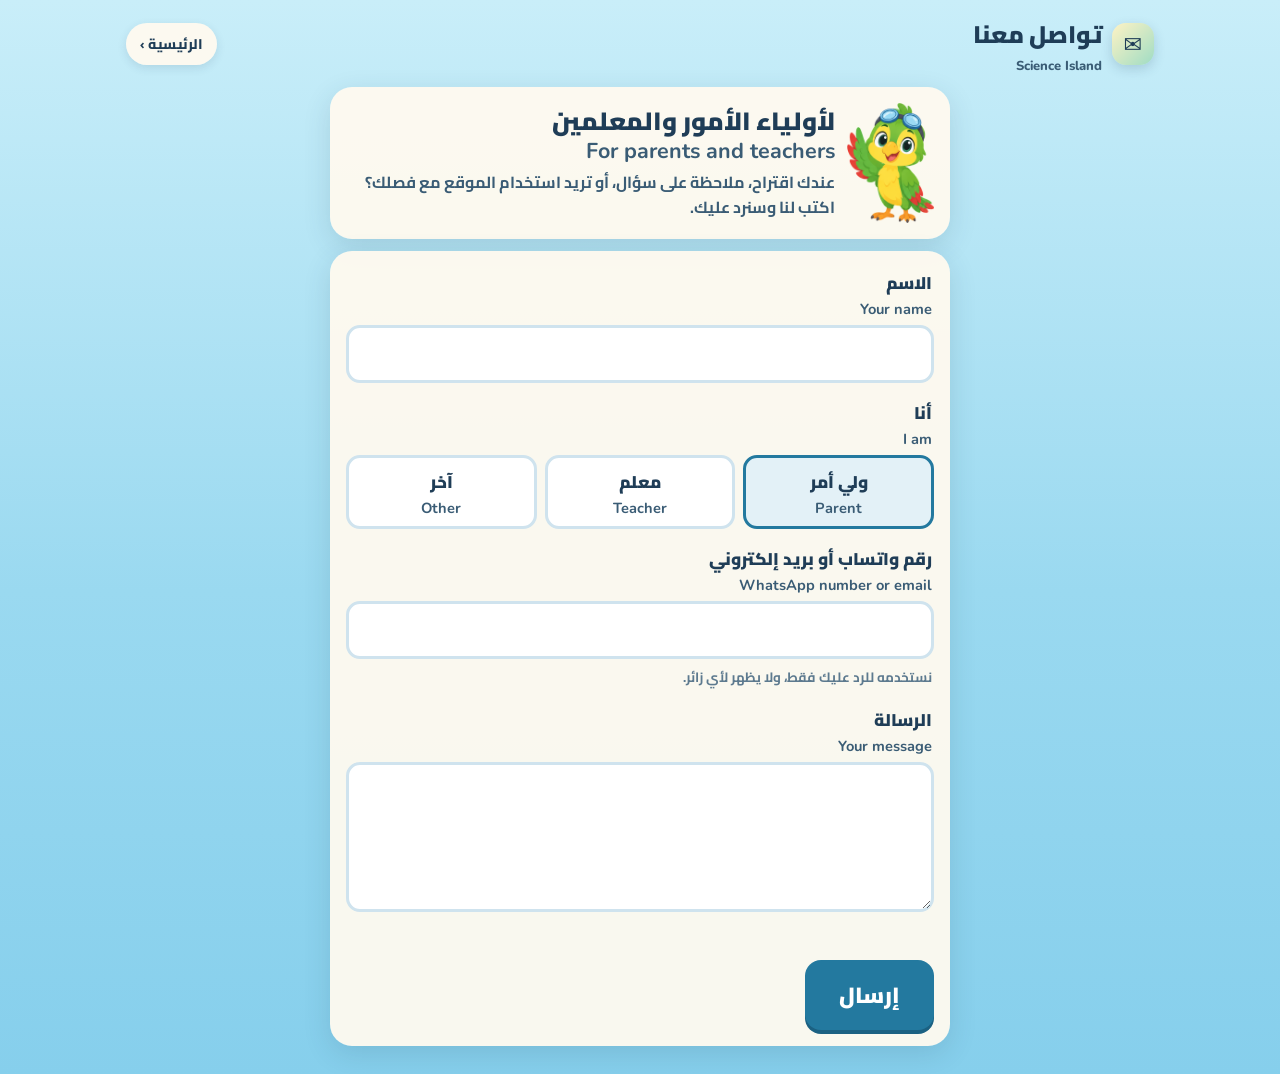
<file: contact.html>
<!doctype html>
<html lang="ar" dir="rtl">
<head>
<meta charset="utf-8">
<meta name="viewport" content="width=device-width, initial-scale=1, viewport-fit=cover">
<title>Science Island · تواصل معنا</title>
<meta name="description" content="لأولياء الأمور والمعلمين: أرسل رسالة إلى فريق Science Island.">
<link rel="preconnect" href="https://fonts.googleapis.com">
<link rel="preconnect" href="https://fonts.gstatic.com" crossorigin>
<link href="https://fonts.googleapis.com/css2?family=Cairo:wght@600;700;800;900&family=Nunito:wght@600;700;800;900&display=swap" rel="stylesheet">
<link rel="stylesheet" href="common.css?v=20261011a">
<style>
/* Contact page for parents and teachers. A message is saved in Firestore `messages`
   (visitors can only write); the owner reads it, signed in, on reviews.html. */
body{font-family:"Cairo","Nunito",system-ui,-apple-system,"Segoe UI",Roboto,sans-serif}
.wrap{max-width:620px;width:100%;margin:0 auto;display:flex;flex-direction:column;gap:12px}
.en{display:block;font-family:"Nunito","Cairo",system-ui,sans-serif;direction:ltr;unicode-bidi:isolate;text-align:right;font-weight:700;color:var(--ink);font-size:.86em}
.intro{display:flex;align-items:center;gap:12px}
.intro img{height:120px;flex:none}
.intro h2{margin:0 0 4px;font-size:25px;font-weight:900;line-height:1.3}
.intro p{margin:0;font-weight:700;font-size:16px;line-height:1.6;color:var(--ink)}
form{display:flex;flex-direction:column;gap:14px}
.f label,.f .lab{display:block;font-weight:900;font-size:17px;margin:0 2px 6px}
.f input,.f textarea{display:block;width:100%;font:inherit;font-size:17px;font-weight:700;color:var(--navy);background:#fff;border:3px solid var(--line);border-radius:14px;padding:10px 14px}
.f textarea{min-height:150px;resize:vertical;line-height:1.6}
.f input:focus,.f textarea:focus{outline:none;border-color:var(--primary)}
.f .hint{margin:5px 2px 0;font-size:13.5px;font-weight:700;color:#5d7a8f}
.roles{display:grid;grid-template-columns:repeat(3,minmax(0,1fr));gap:8px}
.role{font:inherit;font-weight:900;font-size:17px;border:3px solid var(--line);background:#fff;color:var(--navy);border-radius:14px;padding:8px 6px;min-height:58px;cursor:pointer}
.role[aria-pressed="true"]{border-color:var(--primary);background:#e3f1f7}
.role:focus-visible,.f input:focus-visible,.f textarea:focus-visible{outline:3px solid #f7b267;outline-offset:2px}
.trap{position:absolute;inset-inline-start:-9999px;width:1px;height:1px;overflow:hidden}
.err{color:#b42318;font-weight:800;font-size:15.5px;margin:0;min-height:1.3em}
.sendRow{display:flex;gap:10px;align-items:center;flex-wrap:wrap}
.done{display:flex;flex-direction:column;align-items:center;gap:8px;text-align:center;padding:10px 0}
.done img{height:150px}
.done h2{margin:0;font-size:27px;font-weight:900}
.done p{margin:0 0 8px;font-weight:700;font-size:17px;color:var(--ink);line-height:1.6}
@media (max-width:520px){
  .intro img{height:84px}
  .intro h2{font-size:21px}
  .f label,.f .lab{font-size:16px}
  .role{font-size:15.5px}
}
</style>
</head>
<body>
<div class="app">
  <header class="top">
    <a class="brand" href="index.html" title="الصفحة الرئيسية">
      <div class="logo" aria-hidden="true">✉️</div>
      <div><h1>تواصل معنا</h1><p class="en" style="font-size:13px;font-weight:800">Science Island</p></div>
    </a>
    <div class="hud"><a class="pill" href="index.html">الرئيسية ›</a></div>
  </header>

  <main class="wrap">
    <div class="card intro">
      <img src="assets/parrot_wave.png" alt="">
      <div>
        <h2>لأولياء الأمور والمعلمين<span class="en">For parents and teachers</span></h2>
        <p>عندك اقتراح، ملاحظة على سؤال، أو تريد استخدام الموقع مع فصلك؟ اكتب لنا وسنرد عليك.</p>
      </div>
    </div>

    <div class="card" id="formCard">
      <form id="form" novalidate>
        <div class="f">
          <label for="name">الاسم<span class="en">Your name</span></label>
          <input id="name" name="name" maxlength="40" autocomplete="name" dir="auto" required>
        </div>
        <div class="f">
          <div class="lab" id="roleLab">أنا<span class="en">I am</span></div>
          <div class="roles" role="group" aria-labelledby="roleLab">
            <button class="role" type="button" data-role="parent" aria-pressed="true">ولي أمر<span class="en" style="text-align:center">Parent</span></button>
            <button class="role" type="button" data-role="teacher" aria-pressed="false">معلم<span class="en" style="text-align:center">Teacher</span></button>
            <button class="role" type="button" data-role="other" aria-pressed="false">آخر<span class="en" style="text-align:center">Other</span></button>
          </div>
        </div>
        <div class="f">
          <label for="contact">رقم واتساب أو بريد إلكتروني<span class="en">WhatsApp number or email</span></label>
          <input id="contact" name="contact" maxlength="80" autocomplete="email" dir="ltr" inputmode="email" required>
          <p class="hint">نستخدمه للرد عليك فقط، ولا يظهر لأي زائر.</p>
        </div>
        <div class="f">
          <label for="text">الرسالة<span class="en">Your message</span></label>
          <textarea id="text" name="text" maxlength="800" dir="auto" required></textarea>
        </div>
        <div class="trap" aria-hidden="true"><label>Website <input id="website" name="website" tabindex="-1" autocomplete="off"></label></div>
        <p class="err" id="err" role="alert"></p>
        <div class="sendRow"><button class="btn primary big" type="submit" id="send">إرسال</button></div>
      </form>
    </div>

    <div class="card done" id="done" hidden>
      <img src="assets/parrot_thumbs.png" alt="">
      <h2>وصلت رسالتك، شكرًا!</h2>
      <p>سنقرأها ونرد عليك في أقرب وقت.</p>
      <a class="btn primary" href="index.html">الصفحة الرئيسية</a>
    </div>
  </main>
</div>
<noscript>Please turn on JavaScript.</noscript>
<script src="firebase-config.js?v=20261011a"></script>
<script src="common.js?v=20261011a"></script>
<script>
(() => {
  'use strict';
  const $ = s => document.querySelector(s);
  const clean = (v, n) => String(v == null ? '' : v).replace(/[ \t]+/g, ' ').trim().slice(0, n);
  let role = 'parent', busy = false;
  document.querySelectorAll('.role').forEach(b => b.onclick = () => {
    role = b.dataset.role; document.querySelectorAll('.role').forEach(x => x.setAttribute('aria-pressed', x === b));
  });
  ['name', 'contact', 'text'].forEach(id => $('#' + id).addEventListener('input', () => { $('#err').textContent = ''; }));
  /* a small brake against repeated sending from one device */
  const sentToday = () => { try { const o = JSON.parse(localStorage.getItem('si.msg') || '{}'); return o.day === SI.today() ? (o.n || 0) : 0; } catch (e) { return 0; } };
  const countSent = () => { try { localStorage.setItem('si.msg', JSON.stringify({ day: SI.today(), n: sentToday() + 1 })); } catch (e) {} };

  $('#form').addEventListener('submit', async e => {
    e.preventDefault(); if (busy) return;
    const err = t => { $('#err').textContent = t || ''; };
    const name = clean($('#name').value, 40), contact = clean($('#contact').value, 80), text = String($('#text').value || '').trim().slice(0, 800);
    if ($('#website').value) return;                                  // filled only by robots
    if (!name) { err('اكتب اسمك من فضلك.'); $('#name').focus(); return; }
    if (contact.length < 5) { err('اكتب رقم واتساب أو بريدًا إلكترونيًا لنرد عليك.'); $('#contact').focus(); return; }
    if (text.length < 5) { err('اكتب رسالتك من فضلك.'); $('#text').focus(); return; }
    if (sentToday() >= 5) { err('أرسلت عدة رسائل اليوم. حاول غدًا من فضلك.'); return; }
    busy = true; $('#send').disabled = true; $('#send').textContent = 'جارٍ الإرسال…'; err('');
    try {
      const db = await SI.LB.ready(); if (!db) throw new Error('offline');
      const fs = SI.LB._fs;
      await Promise.race([
        fs.addDoc(fs.collection(db, 'messages'), { name, role, contact, text, at: fs.serverTimestamp() }),
        new Promise((_, no) => setTimeout(() => no(new Error('timeout')), 12000))
      ]);
      countSent();
      $('#formCard').hidden = true; $('#done').hidden = false; $('#done').scrollIntoView({ block: 'center' });
    } catch (e2) {
      console.warn(e2);
      err('تعذّر إرسال الرسالة. تأكد من الإنترنت ثم حاول مرة أخرى.');
      busy = false; $('#send').disabled = false; $('#send').textContent = 'إرسال';
    }
  });
})();
</script>
</body>
</html>
</file>
<file: common.css>
/* Science Island · shared look for the home, map and Champions pages */
:root{
  --navy:#1f3d57; --ink:#3a5c75; --card:rgba(255,250,240,.95); --paper:#fff8ea;
  --primary:#23799f; --primary-d:#1b6182; --mint:#bfe8d6; --mint-d:#8fd3b8;
  --coral:#e2603f; --ok:#2e9e6b; --gold:#f2b134; --line:#cfe3ee; --sky:#8fd3ee;
  --radius:22px;
}
*{box-sizing:border-box}
[hidden]{display:none!important}
html,body{margin:0;min-height:100%}
body{font-family:"Nunito","Cairo",system-ui,-apple-system,"Segoe UI",Roboto,sans-serif;color:var(--navy);
  background:linear-gradient(#c9eef9,#9ad9f0 55%,#86cfec);-webkit-tap-highlight-color:transparent;overflow-x:hidden}
.ar{font-family:"Cairo","Nunito",system-ui,sans-serif}
.app{max-width:1060px;margin:0 auto;padding:12px 16px 28px;display:flex;flex-direction:column;gap:12px}
.top{display:flex;align-items:center;justify-content:space-between;gap:10px;flex-wrap:wrap}
.brand{display:flex;align-items:center;gap:10px;color:inherit;text-decoration:none}
.logo{width:42px;height:42px;border-radius:14px;background:linear-gradient(135deg,#fff3c4,#9fdcc4);display:grid;place-items:center;font-size:22px;box-shadow:0 4px 12px rgba(31,61,87,.18)}
.brand h1{margin:0;font-size:24px;font-weight:900}
.brand p{margin:0;font-size:13px;font-weight:800;color:var(--ink)}
.hud{display:flex;align-items:center;gap:8px;flex-wrap:wrap}
.pill{background:var(--card);border-radius:999px;padding:8px 14px;font-weight:800;font-size:14px;box-shadow:0 3px 10px rgba(31,61,87,.12);white-space:nowrap;color:var(--navy);text-decoration:none}
.pill b{font-size:17px}
.icon{width:40px;height:40px;border-radius:50%;border:0;background:var(--card);color:var(--navy);font-size:18px;font-weight:900;cursor:pointer;box-shadow:0 3px 10px rgba(31,61,87,.12);display:grid;place-items:center;text-decoration:none}
.icon[aria-pressed="true"]{opacity:.55;text-decoration:line-through}
.card{background:var(--card);border-radius:var(--radius);box-shadow:0 8px 28px rgba(31,61,87,.14);padding:16px}
.btn{display:inline-flex;align-items:center;justify-content:center;gap:8px;font:inherit;font-weight:900;font-size:18px;border:0;border-radius:16px;padding:12px 20px;min-height:52px;cursor:pointer;
  background:var(--mint);color:var(--navy);box-shadow:0 4px 0 var(--mint-d);text-decoration:none;transition:transform .08s}
.btn:active{transform:translateY(2px);box-shadow:0 2px 0 var(--mint-d)}
.btn.primary{background:var(--primary);color:#fff;box-shadow:0 4px 0 var(--primary-d)}
.btn.big{font-size:22px;padding:14px 34px}
.btn:disabled{opacity:.5;cursor:default}
.btn:focus-visible,.pill:focus-visible,.icon:focus-visible{outline:3px solid #f7b267;outline-offset:2px}
.coach{display:flex;align-items:flex-end;gap:12px}
.coach img{height:150px;width:auto;flex:none}
.bubble{position:relative;background:#fff;border:3px solid var(--line);border-radius:20px;padding:12px 14px;font-weight:800;font-size:17px;line-height:1.45;flex:1;min-width:0}
.xpbar{height:10px;border-radius:99px;background:#dbe9f0;overflow:hidden;min-width:90px}
.xpbar i{display:block;height:100%;border-radius:99px;background:linear-gradient(90deg,#f7c948,#f2994a)}
.overlay{position:fixed;inset:0;z-index:30;display:grid;place-items:center;padding:16px;background:rgba(143,211,238,.45);backdrop-filter:blur(4px)}
.panel{background:var(--paper);border-radius:28px;padding:22px 26px;max-width:480px;width:100%;text-align:center;box-shadow:0 14px 40px rgba(31,61,87,.25)}
.panel h2{margin:6px 0 4px;font-size:30px;font-weight:900}
.panel p{margin:6px 0 14px;font-weight:700;font-size:17px;line-height:1.45}
.row{display:flex;gap:10px;justify-content:center;flex-wrap:wrap}
.soon{font-size:12px;font-weight:900;letter-spacing:.4px;text-transform:uppercase;background:#ffe9b8;color:#8a5a00;border-radius:99px;padding:3px 9px}
/* pop-ups always fit the visible screen (iPhone bars included): the panel scrolls inside itself
   and its buttons stay pinned at the bottom, so they can always be reached */
.overlay{display:flex;align-items:center;justify-content:center;overscroll-behavior:contain;
  padding:max(12px,env(safe-area-inset-top)) max(12px,env(safe-area-inset-right)) max(12px,env(safe-area-inset-bottom)) max(12px,env(safe-area-inset-left))}
.panel{max-height:100%;overflow-y:auto;-webkit-overflow-scrolling:touch;overscroll-behavior:contain}
.panel .btn{display:inline-flex;align-items:center;justify-content:center;text-decoration:none}
.panel .acts{display:flex;gap:10px;justify-content:center;flex-wrap:wrap;position:sticky;bottom:-22px;z-index:1;
  margin:0 -26px -22px;padding:14px 26px 22px;background:linear-gradient(rgba(255,248,234,0),#fff8ea 12px)}
@media (prefers-reduced-motion:reduce){*{animation:none!important;transition:none!important}}
@media (max-width:820px){
  .app{padding:8px 12px 18px;gap:10px}
  .brand h1{font-size:20px}
  .logo{width:36px;height:36px;font-size:19px}
  .pill{padding:6px 11px;font-size:13px}
  .icon{width:36px;height:36px;font-size:16px}
  .coach img{height:88px}
  .bubble{font-size:15px;padding:10px 12px}
}
</file>
